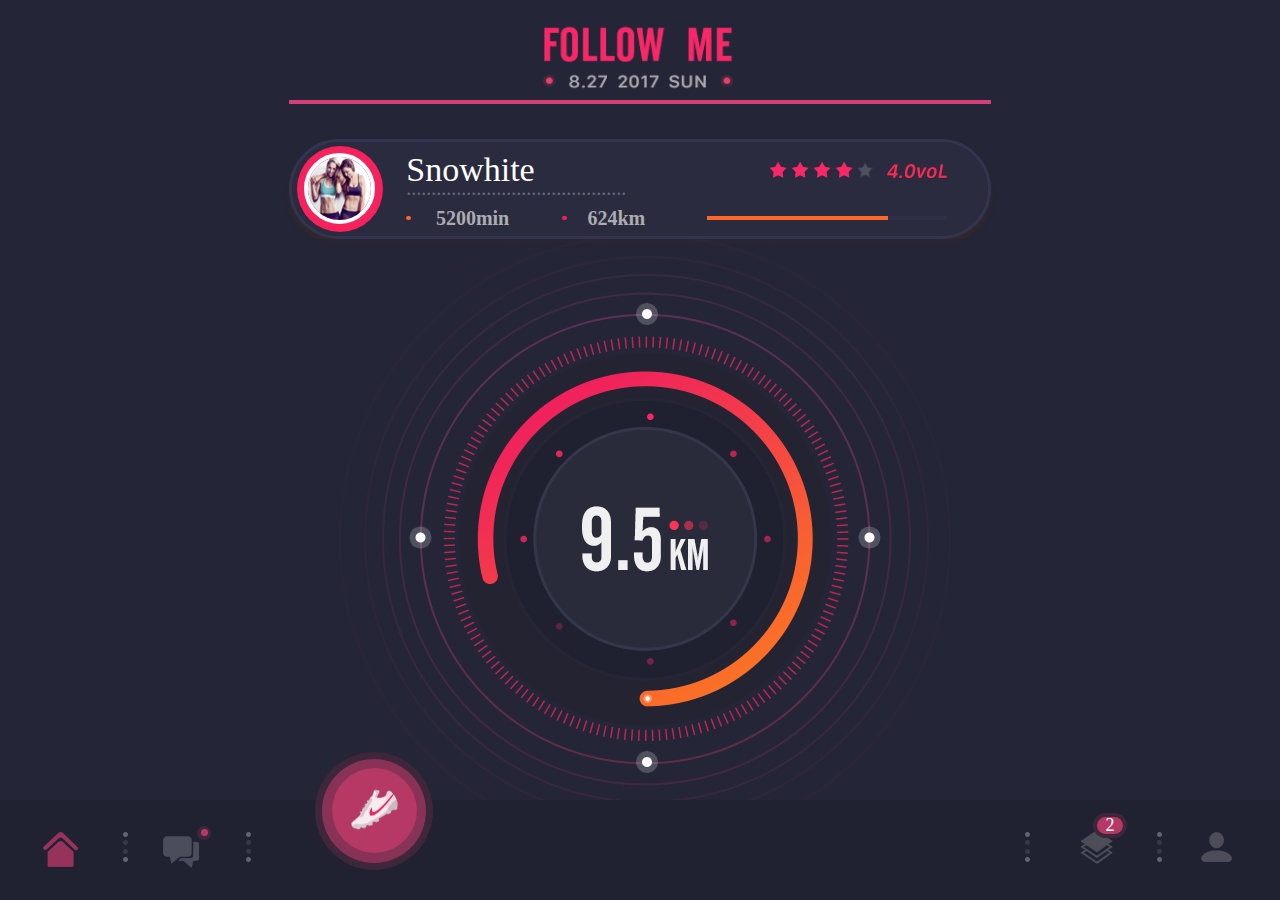
<file: index.html>
<!DOCTYPE html>
<html lang="en">
<head>
	<meta charset="UTF-8">
	<title>shouye</title>
	<meta name="viewport" content="width=device-width,initial-scale=1.0,maximum-scale=1.0,user-scalable=0">
	<link rel="stylesheet" href="css/bass.css">
	<link rel="stylesheet" href="css/index.css">
	<script src="js/rem.js"></script>
</head>
<body>
	
	<header>
		<div class="head-item">
			<img src="img/images/1_03.png" alt="">
		</div>
	</header>

	<main>
		<div class="main-item1">
			<div class="main-item1-1"></div>
			<div class="main-item1-2"></div>
		</div>

		<div class="main-item2">
			<div class="main-left">
				<div class="main-item2-1">
					<img src="img/images/2_03.png" alt="">
				</div>
			</div>
			<div class="main-right">
				<div class="main-rightshang">
					<span class="main-right1">Snowhite</span>
					<div class="main-right2">
						<img src="img/images/3_03.png" alt="">
					</div>
				</div>

				<span class="main-rightzhong">............................................</span>

				<div class="main-rightxia">
					<div class="main-xia1">
						<div class="main-right3"></div>
						<span class="main-right4">5200min</span>
					</div>

					<div class="main-xia1 main-xia1-1">
						<div class="main-right3 main-right3-1"></div>
						<span class="main-right4">624km</span>
					</div>

					<div class="main-xia2">
						<div class="main-xia2-1"></div>
					</div>
					

				</div> 
				
				<!-- <span class="main-right2">............................................</span> -->
			</div>
		</div>

		<div class="main-item3"><img src="img/images/4_03.png" alt=""></div>

		<div class="main-item4">
			<div class="main-item4-1">

				<div class="main-paoyou">
					
					<div class="paoyou-xiaoyuandian2">
						<div class="paoyou-xiaoyuandian1"></div>
					</div>

					<div class="paoyou-img"><img src="img/images/5.png" alt=""></div>	
				</div>

				<span class="paoyou-wenzi1">AND RUNNER</span>
				<span class="paoyou-wenzi2">附近跑友</span>
			</div>
			<div class="main-item4-2"></div>
			<div class="main-item4-3"></div>
		</div>	

		<div class="main-item4 main-item4-4">
			<div class="main-item4-1">

				<div class="main-paoyou">
					<div class="tianqi-img "><img src="img/images/6_03.png" alt=""></div>	
				</div>

				<span class="paoyou-wenzi1">WEATHER</span>
				<span class="paoyou-wenzi2">16°C~25°C</span>
			</div>
			<div class="main-item4-2"></div>
			<div class="main-item4-3"></div>
		</div>	
	</main>

	<footer>
		<div class="footer-shouye"><img src="img/images/7_03.png" alt=""></div>
			
		<div class="footer1">
			<div class="footer-fenge"><img src="img/images/8_03.png" alt=""></div>

			<div class="footer-zixun">
				<div class="footer-zixun-tubiao"><img src="img/images/9_03.png" alt="">
				</div>

				<div class="footer-zixun-xiaoyuandian">
					<div class="footer-zixun-xiaoyuandian1"></div>
				</div>
			</div>

			<div class="footer-fenge"><img src="img/images/8_03.png" alt=""></div>
		</div>

		<div class="footer2">

			<div class="footer2-1">

				<div class="footer2-2">
					<div class="footer2-3"><img src="img/images/10_03.png" alt=""></div>
				</div>
			</div>
		</div>

		<div class="footer3"><img src="img/images/8_03.png" alt=""></div>

		<div class="footer4">

			<div class="footer4-1">

				<div class="footer4-1-1">
					<span>2</span>
				</div>
			</div>
			
			<div class="footer4-2">
				<img src="img/images/11_03.png" alt="" >
			</div>
		</div>

		<div class="footer3 footer3-1"><img src="img/images/8_03.png" alt=""></div>

		<div class="footer5"><img src="img/images/12_03.png" alt=""></div>
	</footer>

	
</body>
</html>
</file>
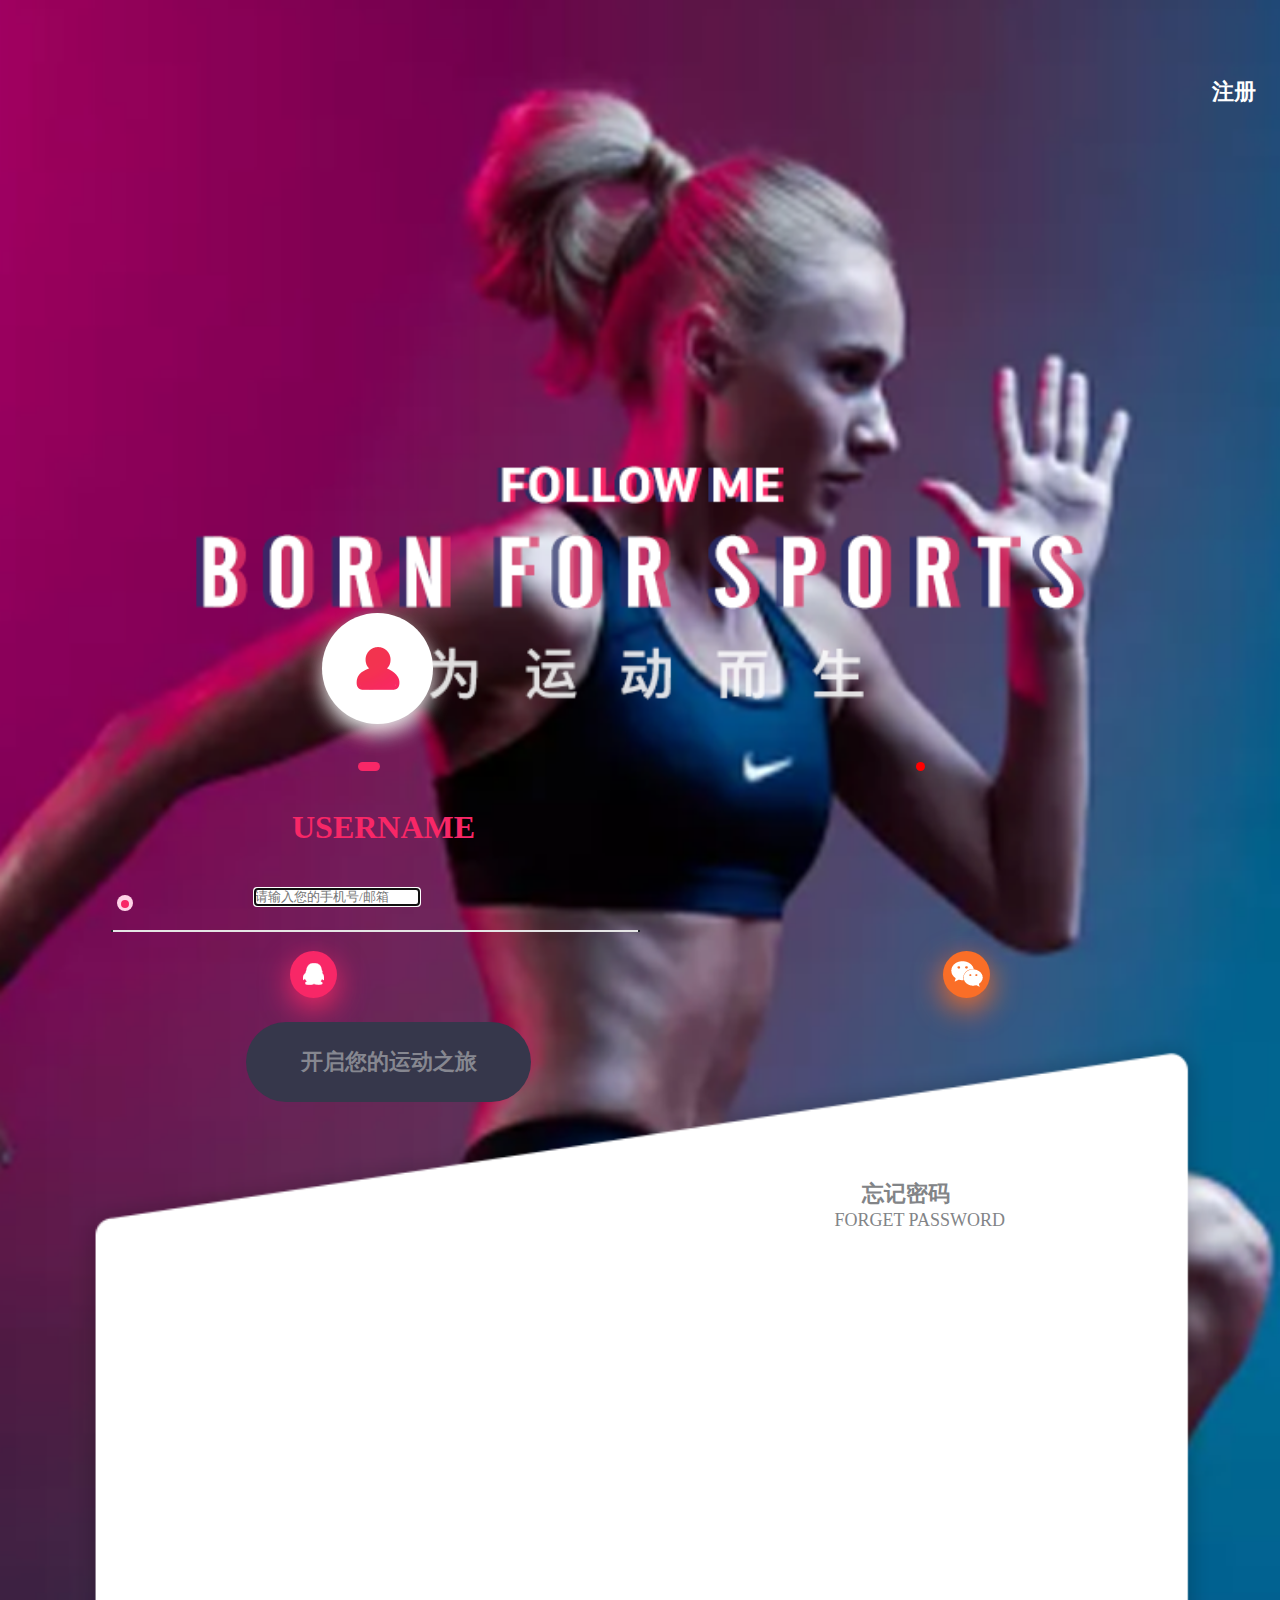
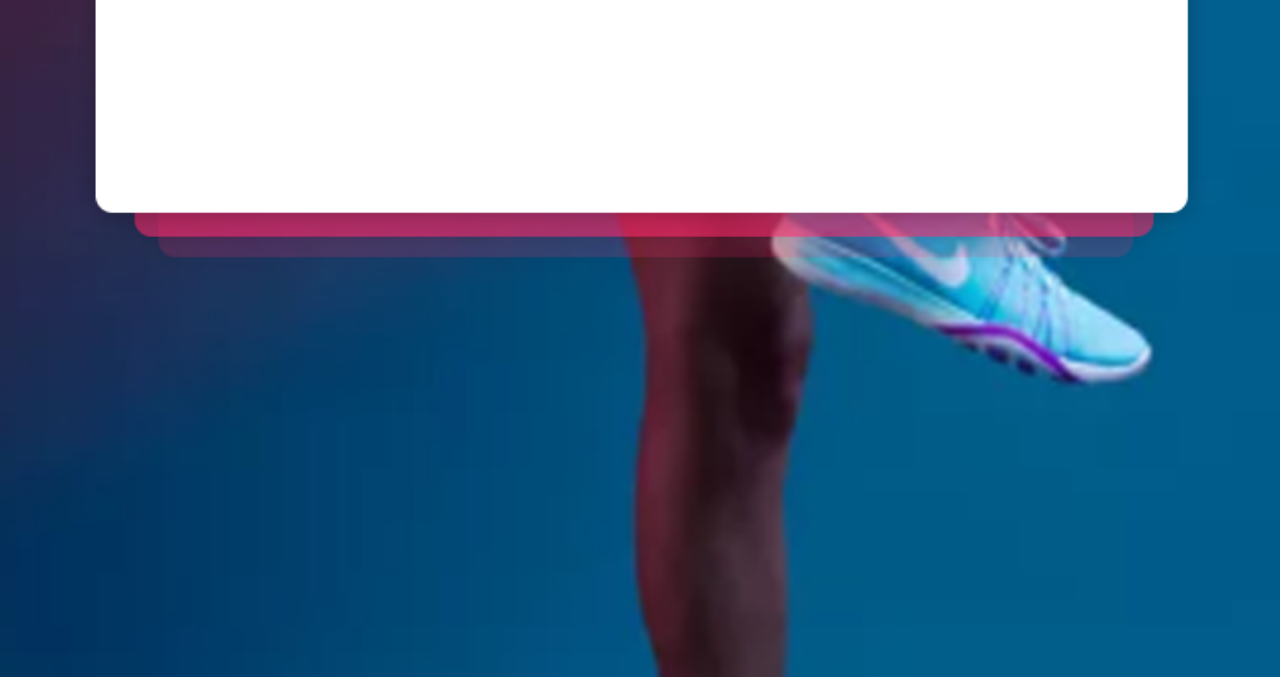
<file: denglu.html>
<!DOCTYPE html>
<html lang="en">
<head>
	<meta charset="UTF-8">
	<meta name="viewport" content="width=device-width,initial-scale=1.0,maximum-scale=1.0,user-scalable=0">
	<title>denglu</title>
	<link rel="stylesheet" href="css/bass.css">
	<link rel="stylesheet" href="css/denglu.css">
	<script src="js/rem.js"></script>
</head>
<body>
	
	<div class="main1">
		<img src="img/images/54.png" alt="">
		
		<div class="main2">
			<div class="main2-1">
				<img src="img/images/52_03.png" alt="">
			</div>
		</div>
		
		<span class="main3">注册</span>

		<div class="main4"></div>

		<div class="main5"></div>

		<span class="main6">USERNAME</span>

		<span class="main7">忘记密码</span>

		<span class="main8">FORGET PASSWORD</span>

		<div class="main9">
			<div class="main9-1"><img src="img/images/aa_03.png" alt=""></div>
		</div>

		<div class="main10">
			<div class="main9-2"><img src="img/images/bb_03.png" alt=""></div>
		</div>
	</div>

	<form action="jacascript:alert('数据进行验证')" method="post">
		<div class="main11">
			<input type="text" placeholder="请输入您的手机号/邮箱" required maxlength="15" autocomplete="off" autofocus class="main15">
		</div>
		
		<input type="submit" value="开启您的运动之旅" class="main14">
	</form>

	<div class="main12"></div>
	
	<div class="main13"></div>

	<div class="main16">
		<div class="main16-1"></div>
		<div class="main16-2"></div>
	</div>
	
</body>
</html>
</file>
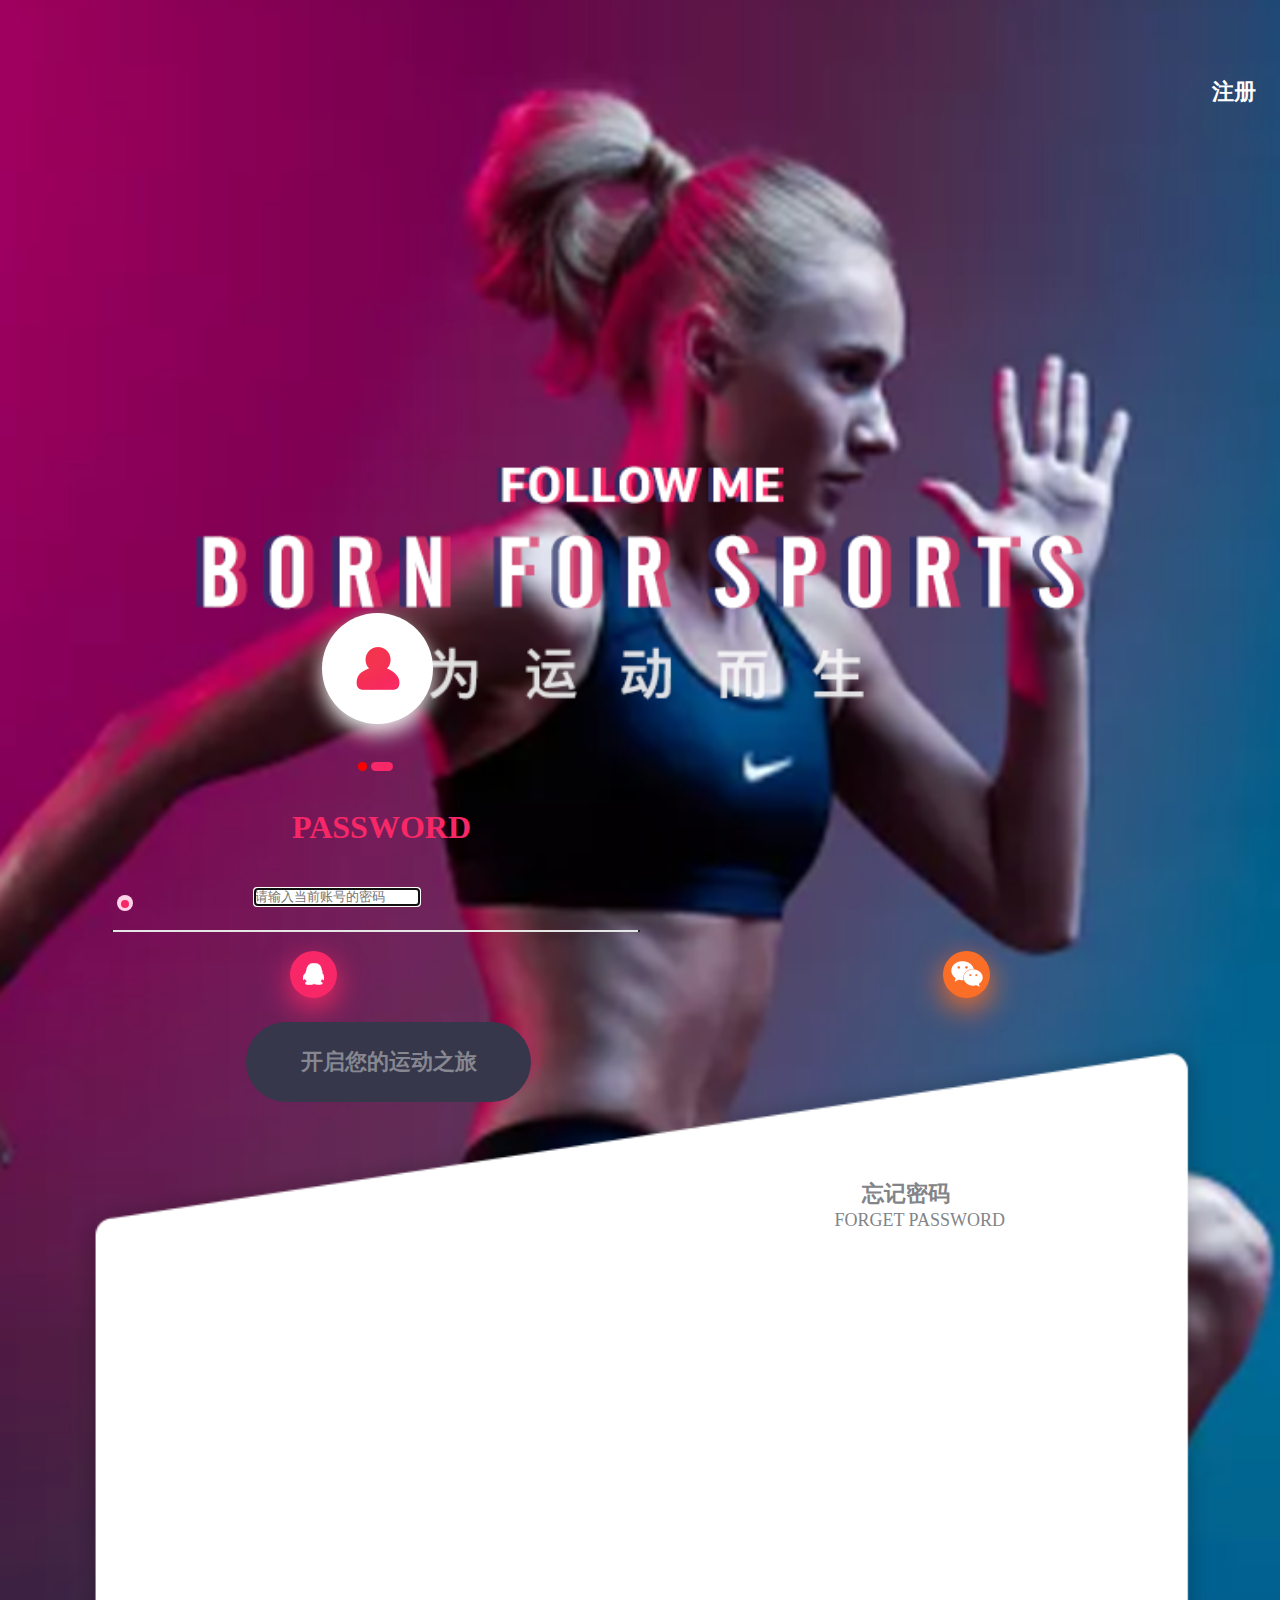
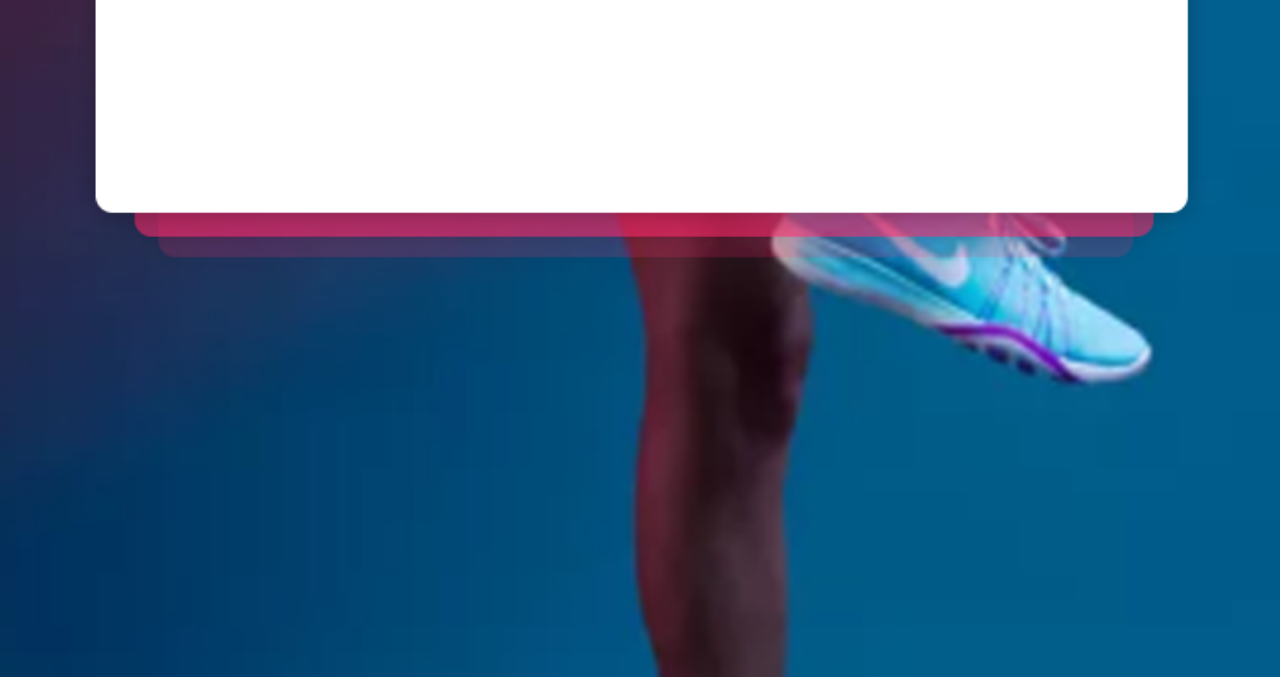
<file: denglu2.html>
<!DOCTYPE html>
<html lang="en">
<head>
	<meta charset="UTF-8">
	<meta name="viewport" content="width=device-width,initial-scale=1.0,maximum-scale=1.0,user-scalable=0">
	<title>denglu</title>
	<link rel="stylesheet" href="css/bass.css">
	<link rel="stylesheet" href="css/denglu.css">
	<script src="js/rem.js"></script>
</head>
<body>
	
	<div class="main1">
		<img src="img/images/54.png" alt="">
		
		<div class="main2">
			<div class="main2-1">
				<img src="img/images/52_03.png" alt="">
			</div>
		</div>
		
		<span class="main3">注册</span>

		<div class="main4 main4-1"></div>

		<div class="main5 main5-1"></div>

		<span class="main6">PASSWORD</span>

		<span class="main7">忘记密码</span>

		<span class="main8">FORGET PASSWORD</span>

		<div class="main9">
			<div class="main9-1"><img src="img/images/aa_03.png" alt=""></div>
		</div>

		<div class="main10">
			<div class="main9-2"><img src="img/images/bb_03.png" alt=""></div>
		</div>
	</div>

	<form action="jacascript:alert('数据进行验证')" method="post">
		<div class="main11">
			<input type="text" placeholder="请输入当前账号的密码" required maxlength="15" autocomplete="off" autofocus class="main15">
		</div>
		
		<input type="submit" value="开启您的运动之旅" class="main14">
	</form>

	<div class="main12"></div>
	<div class="main13"></div>
	<div class="main16">
		<div class="main16-1"></div>
		<div class="main16-2"></div>
	</div>
	
</body>
</html>
</file>
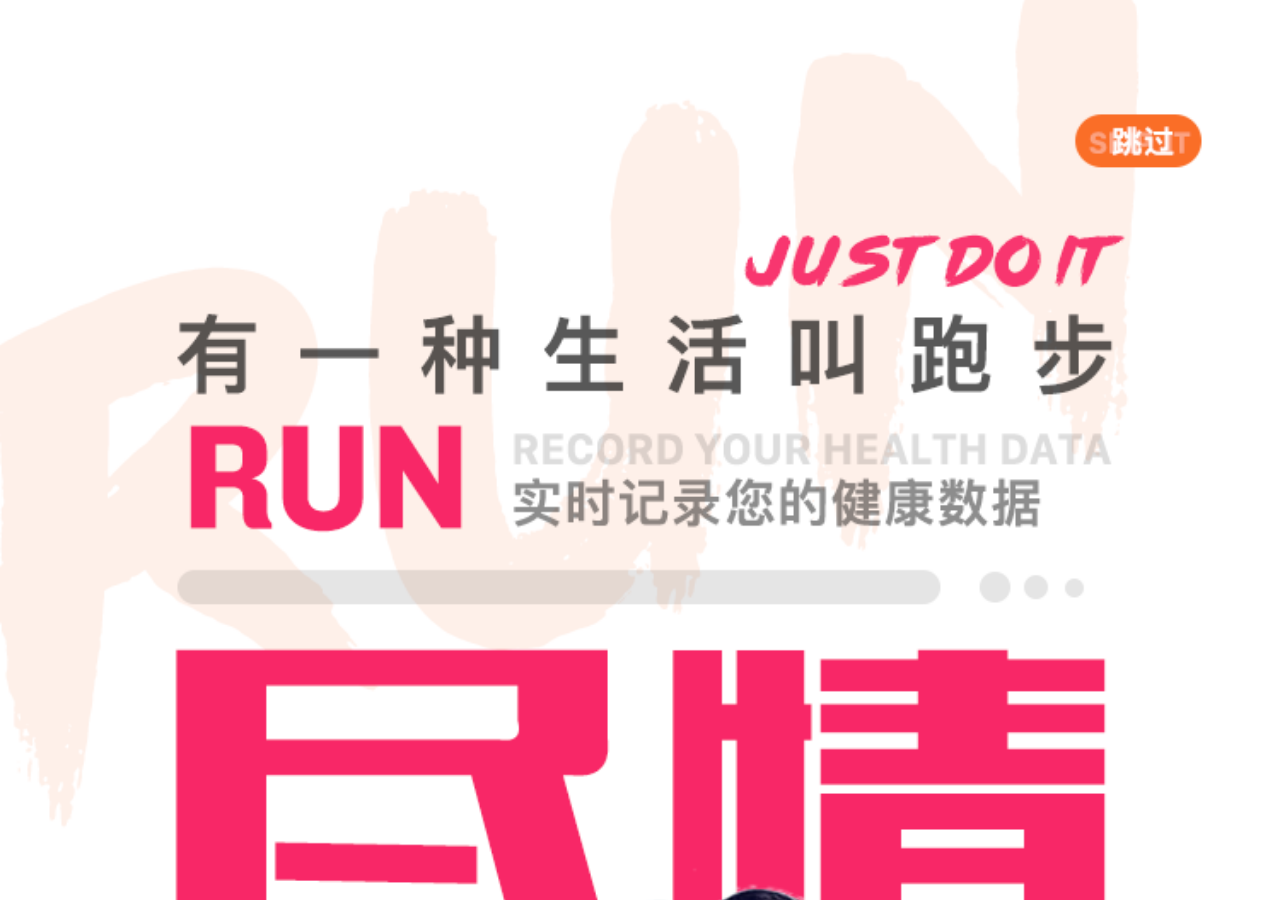
<file: shanpin.html>
<!DOCTYPE html>
<html lang="en">
<head>
	<meta charset="UTF-8">
	<title>shanpin</title>
	<meta name="viewport" content="width=device-width,initial-scale=1.0,maximum-scale=1.0,user-scalable=0">
	<link rel="stylesheet" href="css/bass.css">
    <link rel="stylesheet" href="css/swiper.min.css">
	<link rel="stylesheet" href="css/animate.min.css">
    <link rel="stylesheet" href="css/shanpin.css">
    <script src="js/rem.js"></script>  
	<script src="js/jquery-min.js"></script>
	<script src="js/swiper.min.js"></script>
	<script src="js/swiper.animate1.0.2.min.js"></script>
</head>
<body>
	<div class="swiper-container" id="box">
         <div class="swiper-wrapper">

             <div class="swiper-slide "></div>
    		
             <div class="swiper-slide"></div>
    			
    		
             <div class="swiper-slide"></div>
    		
             <div class="swiper-slide"></div>	
    	
         </div>	
           
     </div>
  		
    

</body>
</html>
<script> 
var mySwiper = new Swiper('.swiper-container', {
	autoplay: 2000,
	     onInit: function(swiper){ //Swiper2.x的初始化是onFirstInit
      swiperAnimateCache(swiper); //隐藏动画元素 
      swiperAnimate(swiper); //初始化完成开始动画
    }, 
    onSlideChangeEnd: function(swiper){ 
      swiperAnimate(swiper); //每个slide切换结束时也运行当前slide动画
    } //可选选项，自动滑动
})
</script>
</file>
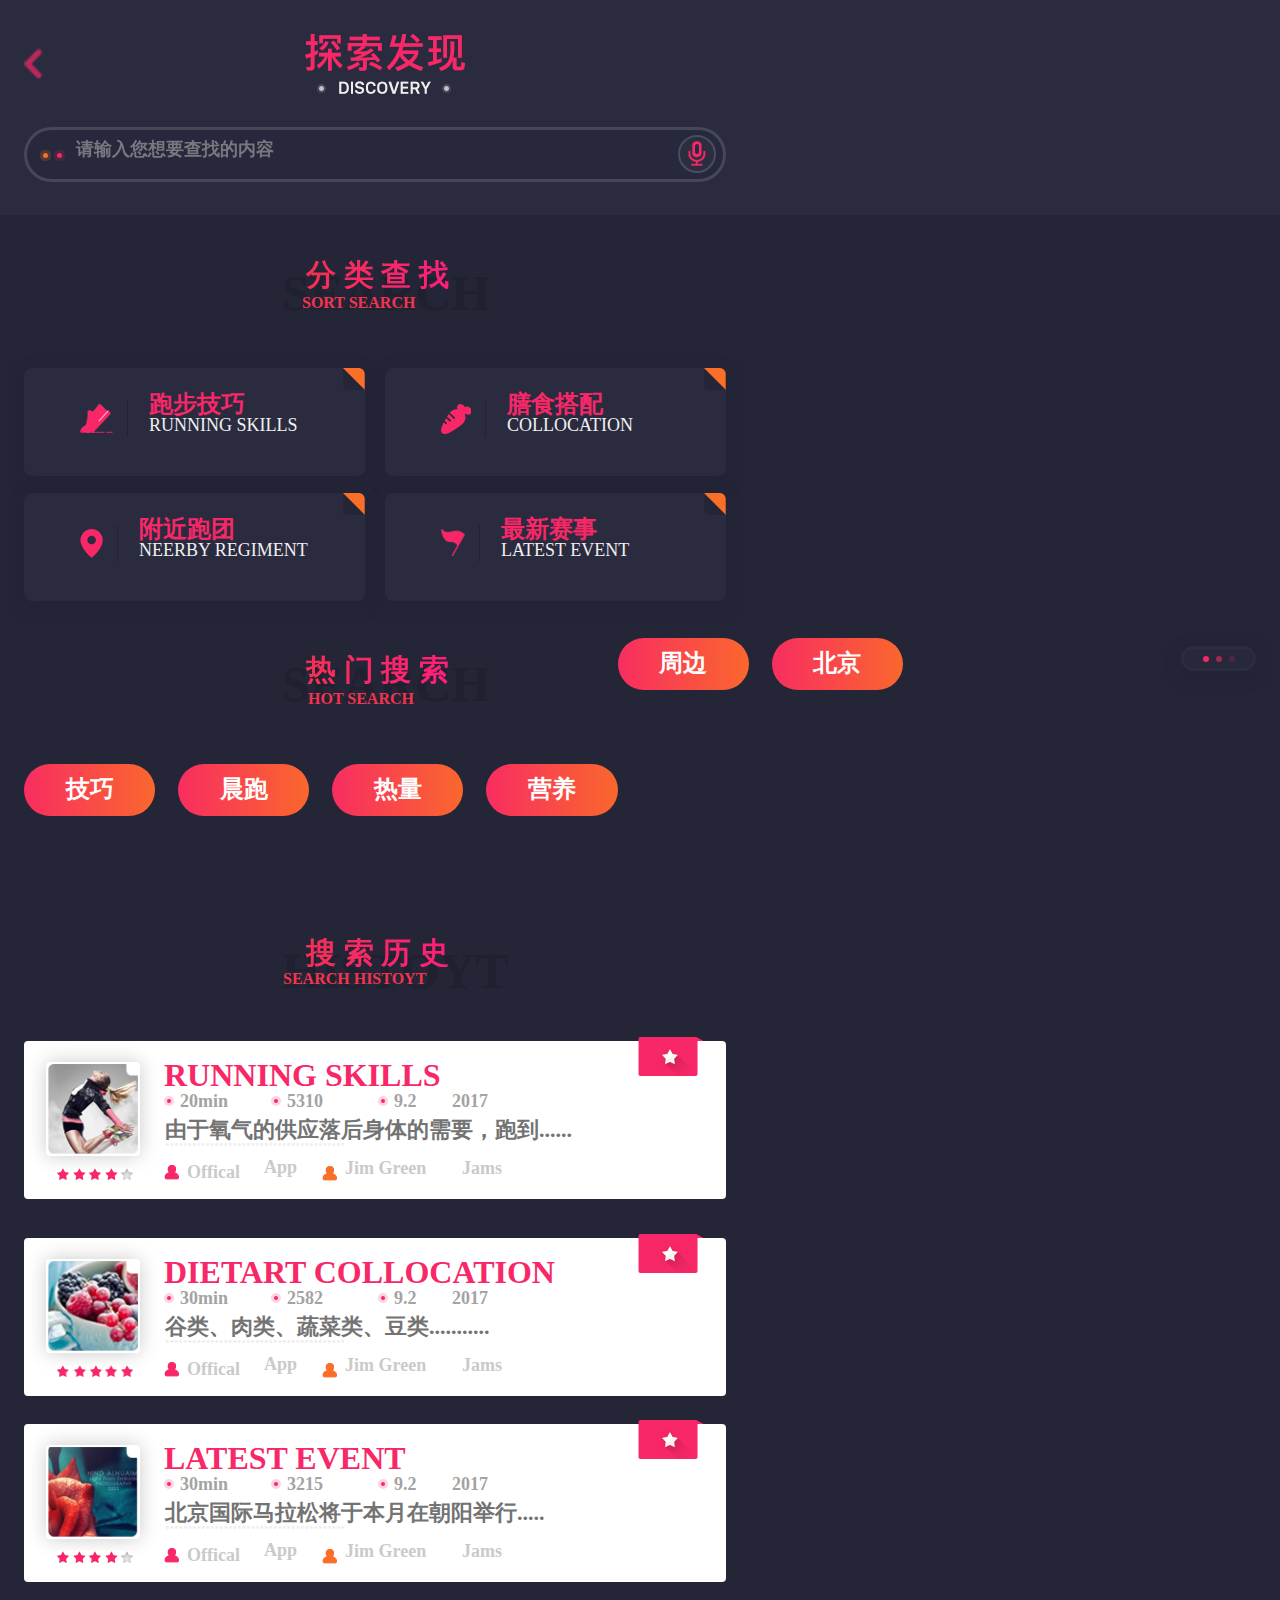
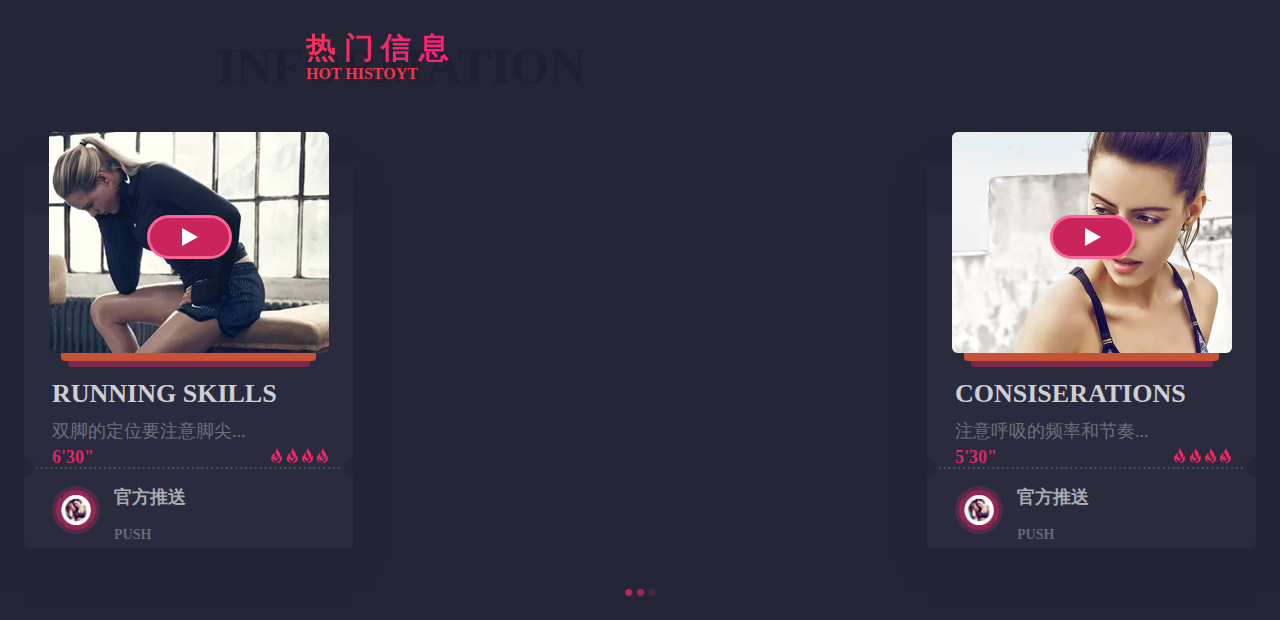
<file: sousuo.html>
<!DOCTYPE html>
<html lang="en">
<head>
	<meta charset="UTF-8">
	<title>sousuo</title>
	<meta name="viewport" content="width=device-width,initial-scale=1.0,maximum-scale=1.0,user-scalable=0">
	<link rel="stylesheet" href="css/bass.css">
	<link rel="stylesheet" href="css/sousuo.css">
	<script src="js/rem.js"></script>
</head>
<body>
	<header>
		<div class="header-shang">
			<div class="shang1"><img src="img/images/25.png" alt=""></div>
			<div class="shang2"><img src="img/images/13.png" alt=""></div>
		</div>

		<div class="header-xia">
			<div class="xia1">
				<div class="xia1-1"></div>
			</div>

			<div class="xia1 xia2">
				<div class="xia1-1 xia1-2"></div>
			</div>

			<span class="xia3">请输入您想要查找的内容</span>

			<div class="xia4">
				<div class="xia4-1"><img src="img/images/26.png" alt=""></div>
			</div>
		</div>
	</header>

	<main>
		<span class="main-span1">SEARCH</span>
		
		<div class="main-span2">分 类 查 找</div>
		
		
		<span class="main-span3">SORT SEARCH</span>

		<div class="main1">
			<div class="main1-1">
				<div class="main-1-1"><img src="img/images/27.png" alt=""></div>
				<div class="main-1-2"></div>
				<span class="main-1-3">跑步技巧</span>
				<span class="main-1-4">RUNNING SKILLS</span>
				<div class="main-1-5"><img src="img/images/28.png" alt=""></div>
			</div>

			<div class="main1-1">
				<div class="main-1-1 main-1-11"><img src="img/images/29.png" alt=""></div>
				<div class="main-1-2"></div>
				<span class="main-1-3">膳食搭配</span>
				<span class="main-1-4 main-1-41">COLLOCATION</span>
				<div class="main-1-5"><img src="img/images/28.png" alt=""></div>
			</div>

			<div class="main1-1">
				<div class="main-1-1 main-1-12"><img src="img/images/30.png" alt=""></div>
				<div class="main-1-2"></div>
				<span class="main-1-3">附近跑团</span>
				<span class="main-1-4">NEERBY REGIMENT</span>
				<div class="main-1-5"><img src="img/images/28.png" alt=""></div>
			</div>

			<div class="main1-1">
				<div class="main-1-1 main-1-13"><img src="img/images/32.png" alt=""></div>
				<div class="main-1-2"></div>
				<span class="main-1-3">最新赛事</span>
				<span class="main-1-4">LATEST EVENT</span>
				<div class="main-1-5"><img src="img/images/28.png" alt=""></div>
			</div>
		</div>

		<span class="main-span1 main-span11">SEARCH</span>
		<span class="main-span2 main-span22 main-span222">热 门 搜 索</span>
		<span class="main-span3 main-span33">HOT SEARCH</span>

		<div class="main2">
			<div class="main2-1"></div>
			<div class="main2-1 main2-2"></div>
			<div class="main2-1 main2-3"></div>
		</div>

		<div class="main3">技巧</div>
		<div class="main3 main3-1">晨跑</div>
		<div class="main3 main3-1">热量</div>
		<div class="main3 main3-1">营养</div>
		<div class="main3 main3-2">周边</div>
		<div class="main3 main3-2 main3-3">北京</div>

		<span class="main-span1 main-span11 main-span12">HISTOYT</span>
		<span class="main-span2 main-span22 main-span23">搜 索 历 史</span>
		<span class="main-span3 main-span33 main-span34">SEARCH HISTOYT</span>
		
		<div class="main4">
			<div class="main4-1"><img src="img/images/33.png" alt=""></div>
			<span class="main5">RUNNING SKILLS</span>
			
			<div class="main6">
				<div class="main6-1"></div>
				<div class="main6-2"></div>
				<span class="main6-3">20min</span>
			</div>
			
			<div class="main6 main61">
				<div class="main6-1 main6-11"></div>
				<div class="main6-2"></div>
				<span class="main6-3">5310</span>
			</div>

			<div class="main6 main61 main62">
				<div class="main6-1 main6-11"></div>
				<div class="main6-2"></div>
				<span class="main6-3 main6-31">9.2</span>
				<span class="main6-3 main6-31 main6-32">2017</span>
			</div>

			<span class="main7">由于氧气的供应落后身体的需要，跑到......</span>

			<span class="main8">........................................</span>

			<div class="main9"><img src="img/images/34.png" alt=""></div>

			<div class="main10">
				<div class="main10-1"><img src="img/images/36.png" alt=""></div>
				<span class="main10-2">Offical</span>
				<span class="main10-3">App</span>
			</div>

			<div class="main11">
				<div class="main11-1"><img src="img/images/35.png" alt=""></div>
				<span class="main11-2">Jim Green</span>
				<span class="main11-3">Jams</span>
			</div>

			<div class="main12"><img src="img/images/13_03.png" alt=""></div>
		</div>

		<div class="main4 main4a">
			<div class="main4-1"><img src="img/images/14.png" alt=""></div>
			<span class="main5">DIETART COLLOCATION</span>
			
			<div class="main6">
				<div class="main6-1"></div>
				<div class="main6-2"></div>
				<span class="main6-3">30min</span>
			</div>
			
			<div class="main6 main61">
				<div class="main6-1 main6-11"></div>
				<div class="main6-2"></div>
				<span class="main6-3">2582</span>
			</div>

			<div class="main6 main61 main62">
				<div class="main6-1 main6-11"></div>
				<div class="main6-2"></div>
				<span class="main6-3 main6-31">9.2</span>
				<span class="main6-3 main6-31 main6-32">2017</span>
			</div>

			<span class="main7">谷类、肉类、蔬菜类、豆类...........</span>

			<span class="main8">........................................</span>

			<div class="main9"><img src="img/images/15_03.png" alt=""></div>

			<div class="main10">
				<div class="main10-1"><img src="img/images/36.png" alt=""></div>
				<span class="main10-2">Offical</span>
				<span class="main10-3">App</span>
			</div>

			<div class="main11">
				<div class="main11-1"><img src="img/images/35.png" alt=""></div>
				<span class="main11-2">Jim Green</span>
				<span class="main11-3">Jams</span>
			</div>

			<div class="main12"><img src="img/images/13_03.png" alt=""></div>
		</div>

		<div class="main4 main4a main4b">
			<div class="main4-1"><img src="img/images/16_03.png" alt=""></div>
			<span class="main5">LATEST EVENT</span>
			
			<div class="main6">
				<div class="main6-1"></div>
				<div class="main6-2"></div>
				<span class="main6-3">30min</span>
			</div>
			
			<div class="main6 main61">
				<div class="main6-1 main6-11"></div>
				<div class="main6-2"></div>
				<span class="main6-3">3215</span>
			</div>

			<div class="main6 main61 main62">
				<div class="main6-1 main6-11"></div>
				<div class="main6-2"></div>
				<span class="main6-3 main6-31">9.2</span>
				<span class="main6-3 main6-31 main6-32">2017</span>
			</div>

			<span class="main7">北京国际马拉松将于本月在朝阳举行.....</span>

			<span class="main8">........................................</span>

			<div class="main9"><img src="img/images/34.png" alt=""></div>

			<div class="main10">
				<div class="main10-1"><img src="img/images/36.png" alt=""></div>
				<span class="main10-2">Offical</span>
				<span class="main10-3">App</span>
			</div>

			<div class="main11">
				<div class="main11-1"><img src="img/images/35.png" alt=""></div>
				<span class="main11-2">Jim Green</span>
				<span class="main11-3">Jams</span>
			</div>

			<div class="main12"><img src="img/images/13_03.png" alt=""></div>
		</div>

		<span class="main-span1 main-span11 main-span12 main-span13">INFORMATION</span>
		<span class="main-span2 main-span22 main-span23 main-span24">热 门 信 息</span>
		<span class="main-span3 main-span33 main-span34 main-span35">HOT  HISTOYT</span>

		<div class="main13-aa">
			<div class="main13-1">
				<img src="img/images/17_03.png" alt="">
				<div class="main13-2"></div>
				<div class="main13-3"></div>
				<div class="main13-4"><img src="img/images/18_03.png" alt=""></div>
				<div class="main13-5"><div class="main13-5-1"><img src="img/images/19_03.png" alt=""></div></div>
			</div>

			<span class="main13-6">RUNNING SKILLS</span>

			<span class="main13-7">双脚的定位要注意脚尖...</span>

			<div class="main13-8"><img src="img/images/20_03.png" alt=""></div>

			<span class="main13-9">6'30"</span>

			<div class="main13-20"><img src="img/images/21_03.png" alt=""></div>

			<div class="maim13-21"></div>

			<div class="maim13-22"></div>

			<div class="main13-23"><img src="img/images/22_03.png" alt="">
			</div>

			<span class="main13-24">官方推送</span>

			<span class="main13-25">PUSH</span>
		</div>

		<div class="main13-bb">
			<div class="main13-1">
				<img src="img/images/17_03.png" alt="">
				<div class="main13-2"></div>
				<div class="main13-3"></div>
				<div class="main13-4"><img src="img/images/23_03.png" alt=""></div>
				<div class="main13-5"><div class="main13-5-1"><img src="img/images/19_03.png" alt=""></div></div>
			</div>

			<span class="main13-6">CONSISERATIONS</span>

			<span class="main13-7">注意呼吸的频率和节奏...</span>

			<div class="main13-8"><img src="img/images/20_03.png" alt=""></div>

			<span class="main13-9">5'30"</span>

			<div class="main13-20"><img src="img/images/21_03.png" alt=""></div>

			<div class="maim13-21"></div>

			<div class="maim13-22"></div>

			<div class="main13-23"><img src="img/images/22_03.png" alt="">
			</div>

			<span class="main13-24">官方推送</span>

			<span class="main13-25">PUSH</span>
		</div>

		<div class="main14"><img src="img/images/24_07.png" alt=""></div>
	</main>
</body>
</html>
</file>
<file: css/bass.css>
*{
	margin: 0;
	padding: 0;
	text-decoration: none;
	font-family: '微软雅黑','苹方';
	/* list-style-type: none; */
	list-style: none;
	font-weight: normal;
	user-select: none;
	-webkit-user-select: none;
	-webkit-tap-jighlight-color: rgba(0, 0, 0, 0);
	box-sizing: border-box;
	/* box-sizing: content-box; */
}

img{
	width: 100%;
	height: 100%;
	display: block;
	border: 0
}
</file>
<file: css/index.css>
header{
	width: 100%;
	height: 1.32rem;
	background-color: #242537;
	position: fixed;
	top: 0;
	left: 0;
	padding: 0.24rem;
	/* display: flex;
	flex-wrap: wrap;
	justify-content: space-between;
	align-items: center; */
}
footer{
	width: 100%;
	height: 1rem;
	/* background-color: pink; */
	position: fixed;
	bottom:  0;
	left: 0;
	background-color: #202131;
	/* display: flex;
	flex-wrap: wrap;
	justify-content: space-between;
	/* align-items: center; */ */
	padding: 0.24rem;


}
main{
	position: absolute;
	left: 0;
	right: 0;
	top: 1rem;
	bottom:  1rem;
	background-color: #242537;
	overflow-y: scroll;
}
.head-item{
	width: 1.96rem;
	height: 0.68rem;
	/* background-color: skyblue; */
	margin: 0 auto;
}
.main-item1{
	width: 7.02rem;
	height: 0.04rem;
	background-color: #d33f78;
	margin-top: 0.25rem;
	margin: 0 auto;
}
.main-item1-1{
	width: 0.04rem;
	height: 0.04rem;
	/* background-color: #fff; */
	float: left;
	
}
.main-item1-2{
	width: 0.04rem;
	height: 0.04rem;
/* 	background-color: #fff; */
	float: right;

}

.main-item2{
	width: 7.02rem;
	height: 1rem;
	border-radius: 0.5rem;
	background-color:#2a2b3f;
	margin: 0 auto; 
	margin-top: 0.35rem;
	border: 0.03rem solid #333450;
	box-shadow: 0 0.05rem 0.05rem #342828;
	
}
.main-left{
	width: 0.8622rem;
	height: 0.8622rem;
	background-color: #f5225e;
	border-radius: 0.4311rem;
	margin-top: 0.0389rem;
	margin-left: 0.05rem;
	overflow: hidden;
	float: left;

}
.main-item2-1{
	width: 0.71rem;
	height: 0.71rem;
	/* background-color: #000; */
	border: 0.04rem solid #fff;
	border-radius: 0.355rem;
	margin-top: 0.07rem;
	margin-left: 0.07rem;
	overflow: hidden;

}
.main-right{
	width: 5.41rem;
	height: 0.66rem;
	/* background-color: pink; */
	margin-top: 0.15rem;
	margin-left: 0.23rem;
	float: left;
}

.main-right1{
	width: 1.48rem;
	height: 0.25rem;
	/* background-color: skyblue; */
	font-size: 0.34rem;
	color: #fefefe;
	font-family: 'San Francisco Display';
	text-align: left;
	line-height: 0.25rem;
	display: inline;
	float: left;
}
.main-right2{
	width: 1.77rem;
	height: 0.16rem;
	/* background-color: yellow; */
	float: right;
	margin-top: 0.045rem	
}
.main-rightzhong{
	/* width: 2.38rem;
	height: 0.03rem;
	background-color: white; */
	margin-top: .3rem;
	font-family: 'San Francisco Display';
	font-size: 0.2rem;
	color: #696974;
	text-align: left;
	line-height: 0.03rem;
	display: block;
}
.main-rightxia{
	width: 5.41rem;
	height: 0.16rem;
/* 	background-color: black; */
	margin-top: 0.2rem;
	

}
.main-xia1{
	width: 1.03rem;
	height: 0.16rem;
	/* background-color: white; */
	float: left;
	display: block;
}
.main-xia1-1{
	margin-left: 0.53rem;
	width: 0.83rem;
	height: 0.16rem;
}
.main-right3{
	width: 0.0475rem;
	height: 0.0475rem;
	background-color: #ff6429;
	border-radius: 0.02375rem;
	margin-top: 0.05625rem;
	/* border: 0.03rem solid #55363b */

}
.main-right3-1{
	background-color: #f11f5f;
}
.main-right4{
	font-size: 0.2rem;
	font-family: 'San Francisco Display';
	color: #ababb0;
	text-align: right;
	line-height: 0.16rem;
	font-weight: bold ;
	float: right;
	margin-top: -0.105rem
}

.main-xia2{
	width: 2.4013rem;	
	height: 0.04rem;
	background-color: #2f3047;
	float: right;
	margin-top: 0.06rem;
}
.main-xia2-1{
	width: 1.8097rem;
	height: 0.04rem;
	background-color: #ff6628;
}
.main-item3{
	width: 6.68rem;
	height: 6.78rem;
	/* background-color: red; */
	margin: 0 auto;
}
.main-item4{
	width: 3.2875rem;
	height: 1.8556rem;
	/* background-color: yellow; */
	margin-left: 0.24rem;
	margin-top: 0.17rem;
	position: relative;
	float: left;

}
.main-item4-1{
	width: 3.2875rem;
	height: 1.8556rem;
	background-color: #2a2b3f;
	border-radius: 0.08rem;
	border: 0.02rem solid #303247;
	position: absolute;
	left: 0;
	top: 0;
	z-index: 999;
}
.main-item4-11{
	position: absolute;
	right: 0;
	top: 0;

}
.main-item4-2{
	width: 2.85rem;
	height: 1.5rem;
	background-color: #682f4d;
	
	border-radius:0.04rem;
	position: absolute;
	top:0.445rem;
	left: 0.21875rem;
	z-index: 888
	

}
.main-item4-3{
	width: 2.4181rem;
    height: 1.3853rem;
    background-color: #37283d;
    border-radius:0.04rem;
  	position: absolute;
	top:0.655rem;
	left: 0.4374rem


}
.main-item4-4{
	float: right;
	margin-right: 0.24rem
}
.main-paoyou{
	width: 0.8038rem;
	height: 0.8038rem;
	background-color: #2f3046;
	border-radius: 0.4019rem;
	border: 0.02rem solid #393a53;
	margin: 0 auto;
	margin-top: 0.22rem
}
/* .paoyou-img{
	width: 0.42rem;
	height: 0.43rem;
	background-color: white;
	
	
} */
.paoyou-img{
	width: 0.42rem;
	height: 0.42rem;
	background-color: white;
	margin: 0 auto;
}
.tianqi-img{
	width: 0.54rem;
	height: 0.33rem;
	background-color: white;
	margin: 0 auto;
	margin-top: 0.2rem
}
.tianqi{
	margin-right: 0.24rem
}
.paoyou-xiaoyuandian1{
	width: 0.0622rem;
	height: 0.0622rem;
	background-color: #fa6e28;	
	border-radius: 0.0311rem;
	margin: 0 auto;
	margin-top: 0.04rem;
	

}
.paoyou-xiaoyuandian2{
	width: 0.1422rem;
	height: 0.1422rem;
	background-color: #54383a;	
	border-radius: 0.0711rem;
	/* margin-left: 0.63rem; */
	overflow: hidden;
	margin: 0 auto;
	margin-left: 0.6rem	
}

.paoyou-wenzi1{
	display: block;
	font-size: 0.18rem;
	font-family:'San Francisco Display' ;
	color: #707079;
	font-weight: bold;
	text-align: center;
	margin-top: 0.14rem
	

}
.paoyou-wenzi2{
	display: block;
	font-size: 0.22rem;
	font-family:'苹方' ;
	color: #b1b0b3;
	font-weight: bold;
	text-align: center;
	margin-top: -0.05rem
	

}
.main-paoyou1{
	width: 2.84rem;
	height: 1.5rem;
	background-color: #682f4d;
	border-radius: 0.04rem
}
.footer-shouye{
	width: 0.35rem;
	height: 0.35rem;
	background-color: white;
	margin-left: 0.43rem;
	margin-top: 0.32rem;
	float: left;

}
.footer1{
	width: 1.28rem;
	height: 0.43rem;
	/* background-color: pink; */
	margin-left: 1.23rem;
	display: flex;
	flex-wrap: wrap;
	justify-content: space-between;
	align-items: center;
	margin-top: 0.25rem;
}

.footer-fenge{
	width: 0.05rem;
	height: 0.3rem;
	background-color: white;
}
.footer-zixun{
	width: 0.48rem;
	height: 0.43rem;
/* 	background-color: skyblue; */
}
.footer-zixun-tubiao{
	width: 0.36rem;
	height: 0.32rem;
	background-color: white;
	margin-top: 0.11rem;
	float: left;
}
.footer-zixun-xiaoyuandian{
	width: 0.14rem;
	height: 0.14rem;
	background-color: #3e263b;
	float: right;
	margin-top: -0.42rem;
	border-radius: 0.07rem
}
.footer-zixun-xiaoyuandian1{
	width: 0.07rem;
	height: 0.07rem;
	background-color: #b53865;
	margin: 0 auto;
	border-radius: 0.035rem;
	margin-top: 0.032rem
}
.footer2{
	width: 1.18rem;
	height: 1.18rem;
	background-color: #3e263b;
	float: left;
	position: absolute;
	left: 3.15rem;
	bottom: 0.3rem;
	border-radius: 0.59rem
}
.footer2-1{
	width: 1.04rem;
	height: 1.04rem;
	background-color: #873256;
	border-radius: 0.52rem;
	margin: 0 auto;
	margin-top: 0.07rem;
	overflow: hidden;
}
.footer2-2{
	width: 0.85rem;
	height: 0.85rem;
	background-color: #b53865;
	border-radius: 0.425rem;
	margin: 0 auto;
	margin-top: 0.09rem;
	overflow: hidden;
}
.footer2-3{
	width: 0.47em;
	height: 0.41em;
	background-color: pink;
	margin: 0 auto;
	margin-top: 0.21rem;
}
.footer3{
	width: 0.05rem;
	height: 0.3rem;
	background-color: white;
	float: right;
	margin-top: -0.36rem;
	margin-right: 2.5rem

}
.footer3-1{
	margin-right: 1.18rem
}
.footer4{
	width: 0.46rem;
	height: 0.51rem;/* 
	background-color: pink; */
	float: right;
	margin: 0 auto;
	margin-right: 1.53rem;
	margin-top: -0.55rem;
	position: relative;
}
.footer4-1{
	width: 0.34rem;
	height: 0.25rem;
	background-color: #3e263b;
	float: right;
	border-radius: 0.5rem;
	overflow: hidden;
	position: absolute;
	right: 0;
	top: 0;
	z-index:999
}
.footer4-1-1{
	width: 0.265rem;
	height: 0.165rem;
	background-color: #b53865;
	margin: 0 auto;
	border-radius: 0.5rem;
	margin-top: 0.04rem;
	font-size: 0.18rem;
	font-family: 'San Francisco Display';
	font-weight: bold;
	color: #fff;
	text-align: center;
	line-height: 0.165rem
}
.footer4-2{
	width: 0.32rem;
	height: 0.34rem;
	/* background-color: skyblue; */
	position: absolute;
	bottom: 0
}
.footer5{
	width: 0.31rem;
	height: 0.3rem;
	background-color: red;
	float: right;
	margin-top: -0.36rem;
	margin-right: 0.48rem;

}
</file>
<file: css/denglu.css>
.main2{
	width: 1.11rem;
	height: 1.11rem;
	background-color: #fff;
	border-radius: 0.6rem;
	position: absolute;
	left:3.22rem ;
	top:6.13rem ;
	box-shadow: 0rem 0.1rem 0.2rem #eaeaea;
	z-index: 999
}
.main2-1{
	width: 0.44rem;
	height: 0.43rem;
	background-color: red;
	margin: 0.34rem 0.335rem;
}

.main3{
	font-size: 0.22rem;
	font-family: '苹方';
	font-weight: bold;
	color: black;
	position: absolute;
	right: 0.24rem;
	top: 0.77rem;
	color: #fff;
}
.main4{
	width: 0.22rem;
	height: 0.09rem;
	background-color: #f82767;
	position: absolute;
	left: 3.58rem;
	top: 7.62rem;
	border-radius: 0.5rem;
}
.main5{
	width: 0.09rem;
	height: 0.09rem;
	background-color: red;
	top: 7.62rem;
	position: absolute;
	right:3.55rem;
	border-radius: 0.045rem;
}
.main6{
	font-size: 0.32rem;
	font-family: 'San Francisco Display';
	font-weight: bold;
	color: #f82767;
	position: absolute;
	left: 2.92rem;
	top: 8.09rem;
}
.main7{
	font-size: 0.22rem;
	font-family: '苹方';
	font-weight: bold;
	color: black;
	position: absolute;
	right: 3.3rem;
	top: 11.79rem;
	color: #828487;
}
.main7:hover{
	cursor: pointer;
	color: #fff;
}
.main8{
	font-size: 0.18rem;
	font-family: 'San Francisco Display';
	font-weight: normal;
	color: #828487;
	position: absolute;
	right: 2.75rem;
	top: 12.1rem;
}
.main9{
	width: 0.4656rem;
	height: 0.4656rem;
	background-color: #f82767;
	border-radius: 0.3rem;
	position: absolute;
	left: 2.9rem;
	top: 9.51rem;
	box-shadow: 0 0.1rem 0.3rem #f82767;
}
.main9-1{
	width: 0.21rem;
	height: 0.22rem;
	background-color: red;
	margin: 0.12rem 0.13rem;
}
.main10{
	width: 0.4656rem;
	height: 0.4656rem;
	background-color: #fa6e27;
	border-radius: 0.3rem;
	position: absolute;
	right: 2.9rem;
	top: 9.51rem;
	box-shadow: 0 0.1rem 0.3rem #fa6e27;
}
.main9-2{
	width: 0.32rem;
	height: 0.26rem;
	background-color: red;
	margin: 0.1rem 0.08rem;
}
.main11{
	
	position: absolute;
	left: 2.55rem;
	top: 8.81rem;
	
	font-size: 0.22rem;
	font-family: '苹方';
	font-weight: bold;
	color: #cacaca;
}
.main15{
	border: none;
}
.main12{
	width: 0.08rem;
	height: 0.08rem;
	background-color: #f82767;
	border-radius: 0.04rem;
	position: absolute;
	left: 1.21rem;
	top: 9rem;
	z-index: 999
}
.main13{
	width: 0.16rem;
	height: 0.16rem;
	background-color: #ffd2e7;
	border-radius: 0.08rem;
	position: absolute;
	left: 1.17rem;
	top: 8.95rem;
}
.main4-1{
	left: 3.71rem;
}
.main5-1{
	left: 3.58rem;
}
.main14{
	position: absolute;
	left: 2.46rem;
	top: 10.22rem;
	width: 2.85rem;
	height: 0.8rem;
	border-radius: 0.5rem;
	background-color: #36374b;
	border: none;
	font-size: 0.22rem;
	font-family: '苹方';
	font-weight: bold;
	color: #868790;
}
.main16{
	width: 5.29rem;
	height: 0.02rem;
	background-color: #e5e5e5;
	position: absolute;
	left: 1.11rem;
	top: 9.3rem;
}
.main16-1{
	width: 0.02rem;
	height: 0.02rem;
	background-color: #22252c;
	position: absolute;
	left:0rem;
	top: 0rem;
}
.main16-2{
	width: 0.02rem;
	height: 0.02rem;
	background-color: #22252c;
	position: absolute;
	right:0rem;
	top: 0rem;
}
</file>
<file: css/sousuo.css>
header{
	width: 100%;
	height: 2.15rem;
	background-color: #2a2b3f;
	position: fixed;
	top: 0;
	left: 0;
	padding: 0.24rem;
	box-shadow: 0 0.2rem 0.3rem #cdcdcd;
}
main{
	position: relative;
	left: 0;
	right: 0;
	top: 2.15rem;
	bottom: 1rem;
	/* bottom:  1rem; */
	background-color: #242537;
	overflow-y: scroll;
	padding: 0.24rem
}
.header-shang{
	width: 7.02rem;
	height: 0.6rem;
	/* background-color: red; */
	margin-top: 0.1rem;
	display: flex;
	flex-wrap: wrap;
	align-items: center;
	
}
.shang1{
	width: 0.19rem;
	height: .32rem;
	/* background-color: white; */
}
.shang2{
	width: 1.6rem;
	height:0.6rem;
	/* background-color: white; */
	margin: 0 auto;
}
.header-xia{
	width: 7.0197rem;
	height: 0.55rem;
	background-color: #27283b;
	border-radius: 0.5rem;
	border: 0.03rem solid #464757;
	margin-top: 0.33rem;
	
}
.xia1{
	width: 0.11rem;
	height: 0.11rem;
	background-color: #513637;
	border-radius: 0.045rem;
	margin-left: 0.13rem;
	margin-top: 0.2rem;
	overflow: hidden;
	/* position: absolute;
	left: 0.13rem;
	top: 0.2rem; */
	float: left;


}
.xia1-1{
	width: 0.05rem;
	height: 0.05rem;
	background-color: #fa6e27;
	border-radius: 0.03rem;
	margin-left: 0.03rem;
	margin-top: 0.03rem;
	float: left;
}
.xia1-2{
	background-color: #f82767;
}
.xia2{
	margin-left: 0.03rem;
	float: left;
	background-color: #452841;
	margin-top: 0.2rem;
}
.xia3{
	font-size: 0.18rem;
	font-family: '苹方';
	font-weight: bold;
	color: #777880;
	float: left;
	margin-top: 0.07rem;
	margin-left: 0.11rem
}
.xia4{
	width: 0.38rem;
	height: 0.38rem;
	border-radius: 0.19rem;
	background-color: #2c2e3e;
	float: right;
	border: 0.02rem solid #484c66;
	margin-right: 0.07rem;
	margin-top: 0.05rem;
}
.xia4-1{
	width: 0.18rem;
	height: 0.25rem;
	background-color: red;
	margin-left: 0.08rem;
	margin-top: 0.04rem
}
.main-span1{
	font-size: 0.5rem;
	font-family: 'San Francisco Display';
	font-weight: bold;
	color: #1f2030;
	position: absolute;
	left: 2.82rem;
	top: 0.49rem
}
.main-span2{
	width: 1.53rem;
	height: 0.29rem;
	background-color: blue;
	font-size: 0.3rem;
	font-family: '苹方';
	font-weight: 900;
	text-align: center;
	line-height: 0.29rem;
	position: absolute;
	top: 0.45rem;
	left: 3.01rem;
	background: linear-gradient(to left,#ff1e7b,#f43154);
	-webkit-background-clip: text;
	-webkit-text-fill-color: transparent;
}

.main-span3{
	display: block;
	font-size: 0.16rem;
	font-family: 'San Francisco Display';
	font-weight: bolder;
	color: #f2344f;
	position: absolute;
	top: 0.79rem;
	left: 3.02rem;
	z-index: 999;

}
.main1{
	width: 7.02rem;
	height: 2.33rem;
	/* background-color: pink; */
	margin-top: 1.29rem;
	display: flex;
	flex-wrap: wrap;
	justify-content: space-between;
	align-content: space-between
}
.main1-1{
	width: 3.41rem;
	height: 1.08rem;
	background-color:#2a2b3f;
	border-radius: 0.08rem;
	box-shadow: 0 0.05rem 0.15rem #222333 ;
	position: relative

}
.main-1-1{
	width: 0.33rem;
	height: 0.29rem;
	background-color: red;
	margin-top: 0.36rem;
	margin-left: 0.56rem;
	float: left;
}
.main-1-11{
	width: 0.3rem;
	height: 0.3rem;
}
.main-1-12{
	width: 0.23rem;
	height: 0.29rem;
}
.main-1-13{
	width: 0.24rem;
	height: 0.27rem;
}
.main-1-2{
	width: 0.01rem;
	height: 0.37rem;
	background-color: #222232;
	float: left;
	margin-left: 0.14rem;
	margin-top: 0.32rem;
}
.main-1-3{
	font-size: 0.24rem;
	font-family: '苹方';
	font-weight: bold;
	color: #f82767;
	float: left;
	margin-top: 0.2rem;
	margin-left: 0.21rem;
}
.main-1-4{
	font-size: 0.18rem;
	font-family: 'San Francisco Display';
	font-weight: normal;
	color: #f0f0f1;
	float: left;
	margin-top: -0.05rem;
	margin-left: 0.21rem;
}

.main-1-5{
	width: 0.22rem;
	height: 0.22rem;
	background-color: red;
	position: absolute;
	top: 0;
	right: 0;
	/* box-shadow: -0.1rem 0.1rem 0rem 0.15rem #cdcdcd ; */
}
.main-span11{
	top: 4.4rem;
	left: ;
}
.main-span22{
	top: 4.33rem;
}
.main-span222{
	top: 4.4rem;
}
.main-span33{
	top: 4.75rem;
	left: 3.08rem;
}
.main2{
	width: 0.75rem;
	height: 0.25rem;
	float: right;
	background-color: #27283b;
	border-radius: 0.5rem;
	margin-top: 0.45rem;
	border: 0.03rem solid #2b2c3d;
	box-shadow: 0 0.05rem 0.15rem #222333 ;
}
.main2-1{
	width: 0.06rem;
	height: 0.06rem;
	background-color: #f82767;
	border-radius: 0.03rem;
	margin-left: 0.19rem;
	margin-top: 0.07rem;
	float: left;
}
.main2-2{
	float: left;
	margin-left: 0.07rem;
	background-color: #a42755;
}
.main2-3{
	float: left;
	margin-left: 0.07rem;
	background-color: #512844;
}
.main3{
	width: 1.3113rem;
	height: 0.5197rem;
	background-color: #fa662e;
	border-radius: 0.5rem;
	margin-top: 1.63rem;
	font-size: 0.24rem;
	font-family: '苹方';
	font-weight: 900;
	color: #fff;
	text-align: center;
	line-height: 0.5197rem;
	float: left;
	background: linear-gradient(to left,#fa672d,#f82d61)
}
.main3-1{
	margin-left: 0.23rem;
	background: linear-gradient(to left,#fa672d,#f82d61)
}
.main3-2{
	margin-top: 0.37rem;
	background: linear-gradient(to left,#fa672d,#f82d61)
}
.main3-3{
	margin-left: 0.23rem;
	background: linear-gradient(to left,#fa672d,#f82d61)
}
.main-span12{
	margin-top: 2.87rem;
}
.main-span23{
	margin-top: 2.9rem;
}
.main-span34{
	margin-top: 2.8rem;
	margin-left: -0.25rem
}
.main4{
	width: 7.02rem;
	height: 1.58rem;
	background-color: #fff;
	border-radius: 0.04rem;
	margin-top: 4.4rem;
	position: relative
}
.main4-1{
	width: 0.94rem;
	height: 0.94rem;
	background-color: pink;
	position: absolute;
	top: 0.21rem;
	left: 0.22rem;
	border-radius: 0.04rem;
	border: 0.02rem solid #fff;
	box-shadow: 0rem 0rem 0.2rem #cbcbcb;
}
.main5{
	font-size: 0.32rem;
	font-family: 'San Francisco Display';
	font-weight: bold;
	color: #f82767;
	margin-top: 0.09rem;
	line-height: 0.5197rem;
	float: left;
	margin-left: 1.40rem;
}
.main6{
	width: 0.67rem;
	height: 0.14rem;
	/* background-color: black; */
	position: absolute;
	top:0.53rem ;
	left: 1.4rem;
}
.main61{
	position: absolute;
	top:0.53rem ;
	left: 2.47rem;
	width: 0.51rem;
	height: 0.13rem;
}
.main62{
	width: 1rem;
	height: 0.13rem;
	position: absolute;
	left: 3.54rem;
	top:0.53rem ;
	
	
}
.main6-31{
	display: block;
	float: right;
	margin-left: 0.13rem;
	
}
.main6-32{
	
	position: absolute;
	right: -0.1rem;
	top:0rem ;
}
.main6-1{
	width: 0.1rem;
	height: 0.1rem;
	background-color: #fed4e1;
	border-radius: 0.05rem;
	position: absolute;
	left:0;
	top: 0.02rem;
}

.main6-2{
	width: 0.04rem;
	height: 0.04rem;
	background-color: #f82767;
	border-radius: 0.02rem;
	position: absolute;
	left:0.03rem;
	top: 0.05rem;
}
.main6-3{
	font-size: 0.18rem;
	font-family: 'San Francisco Display';
	font-weight: bold;
	color: #a3a3a3;
	margin-left: 0.16rem;
	line-height: 0.14rem;
	float: left
}
.main7{
	font-size: 0.22rem;
	font-family: '苹方';
	font-weight: bold;
	color: #737373;
	margin-left: 1.41rem;
	margin-top: 0.13rem;
	float: left
}
.main8{
	font-size: 0.18rem;
	font-family: '微软雅黑';
	font-weight: bold;
	color: #eeeeee;
	margin-left: 1.41rem;
	margin-top: -0.15rem;
	float: left
}
.main9{
	width: 0.76rem;
	height: 0.12rem;
	background-color: red;
	position: absolute;
	bottom:  0.19rem;
	left: 0.33rem;
}
.main10{
	width: 1.8rem;
	height: 0.15rem;
	/* background-color: red; */
	position: absolute;
	bottom:  0.19rem;
	left: 1.4rem;
}
.main10-1{
	width: 0.15rem;
	height: 0.15rem;
	background-color: pink;
	position: absolute;
	left: 0;
	top: 0;
}
.main10-2{
	font-size: 0.18rem;
	font-family: 'San Francisco Display';
	font-weight: bold;
	color: #cacaca;
	line-height:0.15rem;
	margin-left: 0.23rem;
	float: left;

}
.main10-3{
	font-size: 0.18rem;
	font-family: 'San Francisco Display';
	font-weight: bold;
	color: #cacaca;
	position: absolute;
	left: 0.999rem;
	top: -0.08rem;	
}
.main11{
	width: 1.6rem;
	height: 0.15rem;
	position: absolute;
	bottom:  0.18rem;
	left: 2.98rem;
}
.main11-1{
	width: 0.15rem;
	height: 0.15rem;
	background-color: pink;
	position: absolute;
	bottom: 0;
	left: 0;
}
.main11-2{
	font-size: 0.18rem;
	font-family: 'San Francisco Display';
	font-weight: bold;
	color: #cacaca;
	margin-top: -0.085rem;
	margin-left: 0.23rem;
	float: left;
}
.main11-3{
	font-size: 0.18rem;
	font-family: 'San Francisco Display';
	font-weight: bold;
	color: #cacaca;
	position: absolute;
	left: 1.4rem;
	top: -0.08rem;
}
.main12{
	width: 0.65rem;
	height: 0.39rem;
	background-color: red;
	position: absolute;
	right: 0.23rem;
	bottom: 1.23rem
}
.main4a{
	position: absolute;
	left: 0.24rem;
	top: 5.83rem;
}
.main4b{
	position: absolute;
	left: 0.24rem;
	top: 7.69rem;
}
.main-span13{
	margin-top: 9.82rem;
	margin-left: -0.65rem;
}
.main-span24{
	margin-top: 9.85rem;
}
.main-span35{
	margin-top:9.75rem;
	margin-left: -0.02rem;
}
.main13-aa{
	width: 3.29rem;
	height: 3.83rem;
	position: absolute;
	top: 15.5rem;
	left: 0.24rem;
}
.main13-bb{
	width: 3.29rem;
	height: 3.83rem;
	position: absolute;
	top: 15.5rem;
	right: 0.24rem;
}
.main13-1{
	width: 3.29rem;
	height: 3.83rem;
	background-color: pink;
	box-shadow: 0 0.15rem 0.3rem #222333
}
.main13-2{
	width: 2.42rem;
	height: 2.21rem;
	background-color: #7c294f;
	position: absolute;
	left: 0.44rem;
	bottom: 1.81rem;
	border-radius: 0.04rem
}
.main13-3{
	width: 2.55rem;
	height: 2.21rem;
	background-color: #c85237;
	position: absolute;
	left: 0.37rem;
	bottom: 1.87rem;
	border-radius: 0.04rem;
	z-index: 777
}
.main13-4{
	width: 2.8rem;
	height: 2.21rem;
	background-color: #c85237;
	position: absolute;
	left: 0.25rem;
	bottom: 1.95rem;
	border-radius: 0.04rem;
	z-index: 888
}
.main13-5{
	width: 0.85rem;
	height: 0.44rem;
	background-color: #c9245b;
	border: .03rem solid #fa6693;
	/* box-shadow: 0 0.05rem 0.3rem #222335; */
	position: absolute;
	left: 1.23rem;
	bottom: 2.89rem;
	z-index: 999;
	border-radius: 0.5rem
}
.main13-5-1{
	width: 0.16rem;
	height: 0.18rem;
	background-color: red;
	margin: 0 auto;
	margin-top: 0.1rem
}
.main13-6{
	font-size: 0.26rem;
	font-family: 'San Francisco Display';
	font-weight: bolder;
	color: #cfcfd2;
	position: absolute;
	left: 0.28rem;
	bottom: 1.39rem;
}
.main13-7{
	font-size: 0.18rem;
	font-family: '苹方';
	font-weight: normal;
	color: #70707a;
	position: absolute;
	left: 0.28rem;
	bottom: 1.05rem;
}
.main13-8{
	width: 3.04rem;
	height: 0.02rem;
	background-color: red;
	position: absolute;
	left: 0.12rem;
	bottom: 0.79rem;
}
.main13-9{
	font-size: 0.18rem;
	font-family: 'San Francisco Display';
	font-weight: bolder;
	color: #da2860;
	position: absolute;
	left: 0.28rem;
	bottom: 0.8rem;
}
.main13-20{
	width: 0.57rem;
	height: 0.15rem;
	background-color: red;
	position: absolute;
	left: 2.47rem;
	bottom: 0.85rem;
}
.maim13-21{
	width: 0.48rem;
	height: 0.48rem;
	background-color: #532a47;
	border-radius: 0.25rem;
	position: absolute;
	left:0.28rem;
	bottom: 0.14rem;
}
.maim13-22{
	width: 0.4rem;
	height: 0.4rem;
	background-color: #922852;
	border-radius: 0.25rem;
	position: absolute;
	left:0.32rem;
	bottom: 0.18rem;
	z-index: 888
}
.main13-23{
	width: 0.3rem;
	height: 0.3rem;
	background-color: #fff;
	border-radius: 0.25rem;
	position: absolute;
	left:0.37rem;
	bottom: 0.23rem;
	z-index: 999;
	/* border: 0.04rem solid #fff ; */
}
.main13-24{
	font-size: 0.18rem;
	font-family: 'San Francisco Display';
	font-weight: bold;
	color: #ababb0;
	position: absolute;
	left: 0.9rem;
	top: 3.2rem;
}
.main13-25{
	font-size: 0.14rem;
	font-family: '苹方';
	font-weight: bolder;
	color: #696974;
	position: absolute;
	left: 0.9rem;
	bottom: 0.05rem;
}
.main14{
	width: 0.31rem;
	height: .07rem;
	background-color: red;
	margin: 0 auto;
	margin-top: 9.9rem
}
</file>
<file: css/shanpin.css>
#box{
	width: 100%;
	height: 100vh;
	/* background-color: pink; */
}

.swiper-slide:nth-child(1){
	width: 100%;
	height: 100%;
	background: url('../img/images/47.png');
	background-size: 100% auto;
}
.swiper-slide:nth-child(2){
	width: 100%;
	height: 100%;
	background: url('../img/images/48.png');
	background-size: 100% auto;
}
.swiper-slide:nth-child(3){
	width: 100%;
	height: 100%;
	background: url('../img/images/49.png');
	background-size: 100% auto;
}
.swiper-slide:nth-child(4){
	width: 100%;
	height: 100%;
	background: url('../img/images/50.png');
	background-size: 100% auto;
}
</file>
